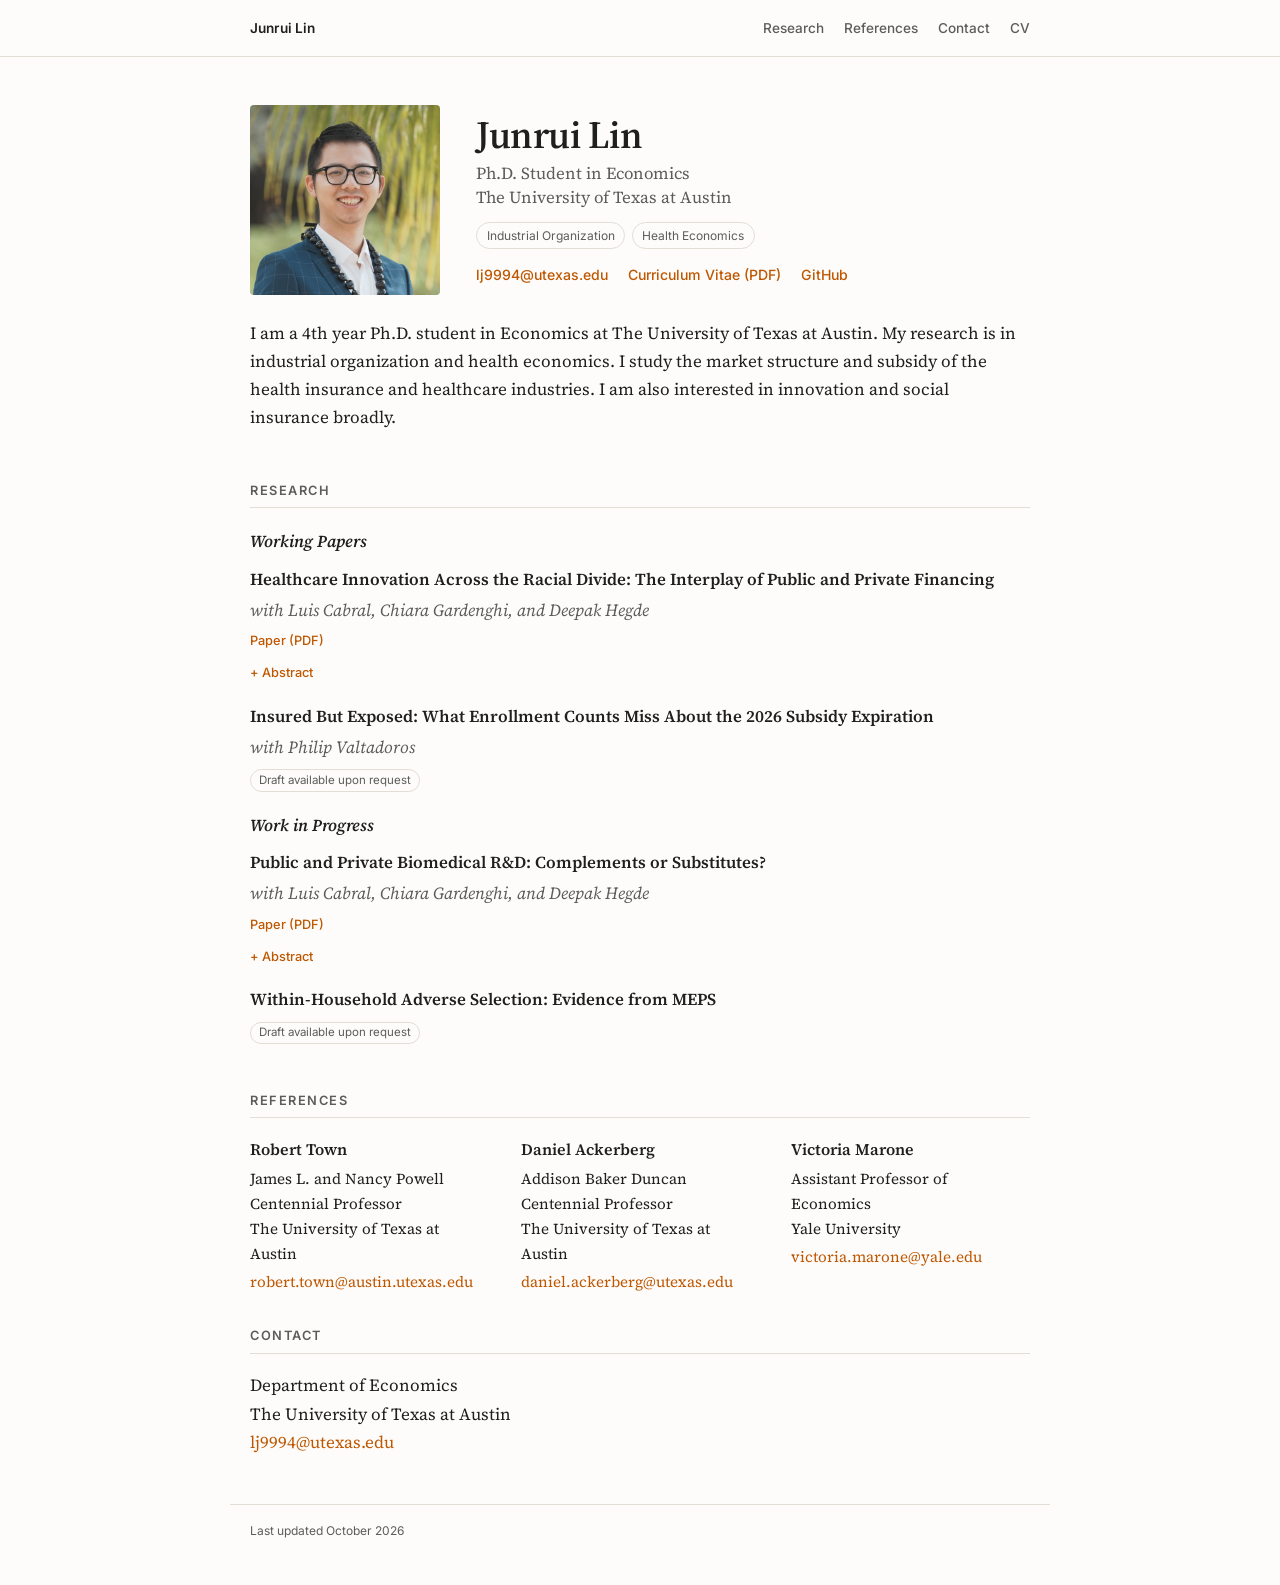
<file: index.html>
<!DOCTYPE html>
<html lang="en">
<head>
    <meta charset="utf-8">
    <meta name="viewport" content="width=device-width, initial-scale=1">
    <title>Junrui Lin</title>
    <meta name="description" content="Junrui Lin, Ph.D. student in Economics at The University of Texas at Austin. Industrial organization and health economics.">
    <meta name="author" content="Junrui Lin">
    <link rel="preconnect" href="https://fonts.googleapis.com">
    <link rel="preconnect" href="https://fonts.gstatic.com" crossorigin>
    <link href="https://fonts.googleapis.com/css2?family=Source+Serif+4:ital,opsz,wght@0,8..60,400;0,8..60,600;1,8..60,400&family=Inter:wght@400;500;600&display=swap" rel="stylesheet">
    <link rel="stylesheet" href="homestyle.css">
</head>

<body>
<header class="site-nav">
    <div class="container nav-inner">
        <a class="nav-name" href="#top">Junrui Lin</a>
        <nav aria-label="Main">
            <a href="#research">Research</a>
            <a href="#references">References</a>
            <a href="#contact">Contact</a>
            <a href="cv.pdf">CV</a>
        </nav>
    </div>
</header>

<main id="top" class="container">

    <!-- Uncomment and fill in when you go on the market.
    <p class="market-banner">
        I am on the 20XX&ndash;20XX academic job market and will be available for interviews at the ASSA Annual Meeting.
    </p>
    -->

    <section class="hero">
        <img class="headshot" src="photo.jpg" alt="Photo of Junrui Lin" width="600" height="600">
        <div class="hero-text">
            <h1>Junrui Lin</h1>
            <p class="role">Ph.D. Student in Economics<br>The University of Texas at Austin</p>
            <p class="fields"><span>Industrial Organization</span><span>Health Economics</span></p>
            <ul class="contact">
                <li><a href="mailto:lj9994@utexas.edu">lj9994@utexas.edu</a></li>
                <li><a href="cv.pdf">Curriculum Vitae (PDF)</a></li>
                <li><a href="https://github.com/junruilin">GitHub</a></li>
            </ul>
        </div>
    </section>

    <section class="bio">
        <p>
            I am a 4th year Ph.D. student in Economics at The University of Texas at Austin.
            My research is in industrial organization and health economics. I study the market
            structure and subsidy of the health insurance and healthcare industries. I am also
            interested in innovation and social insurance broadly.
        </p>
    </section>

    <section id="research">
        <h2>Research</h2>

        <h3 class="subhead">Working Papers</h3>
        <article class="paper">
            <p class="paper-title">Healthcare Innovation Across the Racial Divide: The Interplay of Public and Private Financing</p>
            <p class="coauthors">with Luis Cabral, Chiara Gardenghi, and Deepak Hegde</p>
            <p class="paper-links"><a href="papers/Lin_HealthcareInnovationRacialDivide.pdf">Paper (PDF)</a></p>
            <details>
                <summary>Abstract</summary>
                <p>U.S. pharmaceutical companies invest nearly $100 billion annually in R&amp;D, while the National Institutes of Health (NIH) allocates around $50 billion to biomedical research. Experts argue these investments should reflect public health needs and scientific opportunity, yet systematic evidence on allocation patterns remains limited. Using machine learning, we compile a novel panel dataset linking NIH funding and industry clinical trials across major diseases over two decades to disease-specific characteristics: burden, scientific opportunity, revenue potential, and the race and gender composition of affected populations. We find that both sectors invest more in high-burden diseases, but private firms also prioritize high-revenue conditions. Strikingly, the private sector underinvests in diseases that disproportionately affect Black Americans&mdash;even after adjusting for burden, revenue, and opportunity. NIH funding partially offsets this gap but compensates for only about 10% of the dollar shortfall and 80% of the &ldquo;missing&rdquo; trials for conditions affecting Black Americans. We identify disease areas where gaps remain largest, offering a road-map for targeted policy action. Our findings highlight NIH&rsquo;s essential&mdash;but incomplete&mdash;role in correcting racial disparities in biomedical innovation and underscore how recent cuts to NIH and Medicaid risk deepening these inequities.</p>
            </details>
        </article>
        <article class="paper">
            <p class="paper-title">Insured But Exposed: What Enrollment Counts Miss About the 2026 Subsidy Expiration</p>
            <p class="coauthors">with Philip Valtadoros</p>
            <p class="paper-status">Draft available upon request</p>
        </article>

        <h3 class="subhead">Work in Progress</h3>
        <article class="paper">
            <p class="paper-title">Public and Private Biomedical R&amp;D: Complements or Substitutes?</p>
            <p class="coauthors">with Luis Cabral, Chiara Gardenghi, and Deepak Hegde</p>
            <p class="paper-links"><a href="papers/Lin_PublicPrivateRD_ComplementsSubstitutes.pdf">Paper (PDF)</a></p>
            <details>
                <summary>Abstract</summary>
                <p>We develop a two-player multi-period game in which a public innovator and a private innovator allocate effort across research and development over time. We show that, when decisions are simultaneous, innovation efforts are strategic substitutes, as each player&rsquo;s effort reduces the marginal value of the other&rsquo;s. When decisions are sequential, however, innovation efforts are strategic complements, as knowledge accumulated through spillovers reduces future innovation cost.</p>
                <p>We test these predictions in the context of U.S. biomedical research over the 2000&ndash;2019 period. Leveraging the granting of FDA Accelerated Approval status as a positive shock to private clinical trial activity, we find that the public sector reduces research funding allocated to affected disease areas in the short run&mdash;consistent with substitutability&mdash;but increases it in the medium-to-long run&mdash;consistent with complementarity. A symmetric pattern emerges when exploiting federal initiatives and executive actions as positive shocks to public funding: private clinical trial activity declines in the short run before expanding in the medium-to-long run.</p>
                <p>Taken together, our findings suggest that substitutability and complementarity are not competing characterizations but rather two faces of strategic interaction.</p>
            </details>
        </article>
        <article class="paper">
            <p class="paper-title">Within-Household Adverse Selection: Evidence from MEPS</p>
            <p class="paper-status">Draft available upon request</p>
        </article>
        <!-- To add slides or another paper link, add an <a> inside that paper's .paper-links line, e.g.
             <a href="papers/slides.pdf">Slides</a> -->
    </section>

    <section id="references">
        <h2>References</h2>
        <div class="refs">
            <div class="ref">
                <p class="ref-name">Robert Town</p>
                <p>James L. and Nancy Powell Centennial Professor<br>The University of Texas at Austin</p>
                <p><a href="mailto:robert.town@austin.utexas.edu">robert.town@austin.utexas.edu</a></p>
            </div>
            <div class="ref">
                <p class="ref-name">Daniel Ackerberg</p>
                <p>Addison Baker Duncan Centennial Professor<br>The University of Texas at Austin</p>
                <p><a href="mailto:daniel.ackerberg@utexas.edu">daniel.ackerberg@utexas.edu</a></p>
            </div>
            <div class="ref">
                <p class="ref-name">Victoria Marone</p>
                <p>Assistant Professor of Economics<br>Yale University</p>
                <p><a href="mailto:victoria.marone@yale.edu">victoria.marone@yale.edu</a></p>
            </div>
        </div>
    </section>

    <section id="contact">
        <h2>Contact</h2>
        <address>
            Department of Economics<br>
            The University of Texas at Austin<br>
            <a href="mailto:lj9994@utexas.edu">lj9994@utexas.edu</a>
        </address>
    </section>
</main>

<footer class="container site-footer">
    <p>Last updated October 2026</p>
</footer>
</body>
</html>
</file>
<file: homestyle.css>
/* Colors */
:root {
    --bg: #fdfcfa;
    --surface: #f5f2ed;
    --text: #1f1f1f;
    --muted: #5c5c5c;
    --rule: #e2ddd5;
    --accent: #bf5700;          /* UT burnt orange */
    --accent-hover: #8f4100;
}
@media (prefers-color-scheme: dark) {
    :root {
        --bg: #16161a;
        --surface: #1f1f24;
        --text: #e8e6e3;
        --muted: #a3a09b;
        --rule: #33323a;
        --accent: #f0883e;
        --accent-hover: #ffab70;
    }
}

/* Base */
* { box-sizing: border-box; }
html { scroll-behavior: smooth; scroll-padding-top: 4.5rem; }
body {
    margin: 0;
    background: var(--bg);
    color: var(--text);
    font: 17px/1.65 "Source Serif 4", Georgia, "Times New Roman", serif;
    -webkit-text-size-adjust: 100%;
}
.container {
    max-width: 820px;
    margin: 0 auto;
    padding: 0 1.25rem;
}
a {
    color: var(--accent);
    text-decoration: none;
}
a:hover { color: var(--accent-hover); text-decoration: underline; }
p { margin: 0 0 0.8rem; }

/* Top navigation */
.site-nav {
    position: sticky;
    top: 0;
    z-index: 10;
    background: var(--bg);
    border-bottom: 1px solid var(--rule);
    font-family: Inter, system-ui, sans-serif;
    font-size: 0.85rem;
}
.nav-inner {
    display: flex;
    align-items: center;
    justify-content: space-between;
    gap: 1rem;
    height: 3.5rem;
}
.nav-name {
    font-weight: 600;
    color: var(--text);
    letter-spacing: 0.01em;
}
.site-nav nav { display: flex; gap: 1.25rem; }
.site-nav nav a { color: var(--muted); font-weight: 500; }
.site-nav nav a:hover { color: var(--accent); text-decoration: none; }

/* Job-market banner */
.market-banner {
    margin: 2rem 0 0;
    padding: 0.75rem 1rem;
    border-left: 3px solid var(--accent);
    background: var(--surface);
    font-family: Inter, system-ui, sans-serif;
    font-size: 0.9rem;
}

/* Hero */
.hero {
    display: flex;
    gap: 2.25rem;
    align-items: center;
    padding: 3rem 0 1.5rem;
}
.hero-text { min-width: 0; }
.headshot {
    width: 190px;
    height: 190px;
    flex-shrink: 0;
    object-fit: cover;
    border-radius: 4px;
}
h1 {
    margin: 0 0 0.25rem;
    font-size: 2.4rem;
    font-weight: 600;
    line-height: 1.15;
    letter-spacing: -0.01em;
}
.role {
    margin-bottom: 0.75rem;
    color: var(--muted);
    font-size: 1.05rem;
    line-height: 1.45;
}
.fields {
    display: flex;
    flex-wrap: wrap;
    gap: 0.4rem;
    margin-bottom: 0.9rem;
    font-family: Inter, system-ui, sans-serif;
    font-size: 0.75rem;
}
.fields span {
    padding: 0.15rem 0.6rem;
    border: 1px solid var(--rule);
    border-radius: 999px;
    color: var(--muted);
}
.contact {
    display: flex;
    flex-wrap: wrap;
    gap: 0.35rem 1.25rem;
    margin: 0;
    padding: 0;
    list-style: none;
    font-family: Inter, system-ui, sans-serif;
    font-size: 0.88rem;
    font-weight: 500;
}

.bio { padding-bottom: 0.5rem; }

/* Sections */
section[id] { padding-top: 1.75rem; }
h2 {
    margin: 0 0 1.1rem;
    padding-bottom: 0.4rem;
    border-bottom: 1px solid var(--rule);
    font-family: Inter, system-ui, sans-serif;
    font-size: 0.8rem;
    font-weight: 600;
    letter-spacing: 0.12em;
    text-transform: uppercase;
    color: var(--muted);
}
.subhead {
    margin: 1.25rem 0 0.6rem;
    font-size: 1.05rem;
    font-weight: 600;
    font-style: italic;
}

/* Papers */
.paper { margin-bottom: 1.1rem; }
.paper-title {
    margin-bottom: 0.15rem;
    font-weight: 600;
    font-size: 1.05rem;
}
/* Add class="jmp" to a paper's <article> to highlight it as the job market paper */
.jmp {
    padding: 1rem 1.15rem;
    background: var(--surface);
    border-left: 3px solid var(--accent);
    border-radius: 2px;
}
.coauthors {
    margin-bottom: 0.2rem;
    color: var(--muted);
    font-style: italic;
}
details { margin-top: 0.35rem; }
summary {
    display: inline-block;
    cursor: pointer;
    font-family: Inter, system-ui, sans-serif;
    font-size: 0.8rem;
    font-weight: 500;
    color: var(--accent);
    list-style: none;
}
summary::-webkit-details-marker { display: none; }
summary::before { content: "+ "; }
details[open] summary::before { content: "\2212  "; }
details p {
    margin: 0.5rem 0 0;
    font-size: 0.95rem;
    text-align: justify;
    hyphens: auto;
}
.paper-status {
    display: inline-block;
    margin: 0.25rem 0 0;
    padding: 0.05rem 0.5rem;
    border: 1px solid var(--rule);
    border-radius: 999px;
    color: var(--muted);
    font-family: Inter, system-ui, sans-serif;
    font-size: 0.72rem;
}
.paper-links {
    display: flex;
    gap: 1rem;
    margin: 0.4rem 0 0;
    font-family: Inter, system-ui, sans-serif;
    font-size: 0.8rem;
    font-weight: 500;
}

/* References */
.refs {
    display: grid;
    grid-template-columns: repeat(auto-fit, minmax(220px, 1fr));
    gap: 1.25rem 2rem;
}
.ref p { margin: 0 0 0.2rem; font-size: 0.95rem; }
.ref-name { font-weight: 600; font-size: 1rem !important; }

address { font-style: normal; }

.site-footer {
    margin-top: 3rem;
    padding-top: 1rem;
    padding-bottom: 2rem;
    border-top: 1px solid var(--rule);
    color: var(--muted);
    font-family: Inter, system-ui, sans-serif;
    font-size: 0.75rem;
}

/* Mobile */
@media (max-width: 640px) {
    body { font-size: 16px; }
    .site-nav nav { gap: 0.85rem; }
    .nav-name { display: none; }
    .nav-inner { justify-content: center; }
    .hero {
        flex-direction: column;
        align-items: flex-start;
        gap: 1.25rem;
        padding-top: 2rem;
    }
    .headshot { width: 140px; height: 140px; }
    h1 { font-size: 2rem; }
    details p { text-align: left; }
}
</file>
